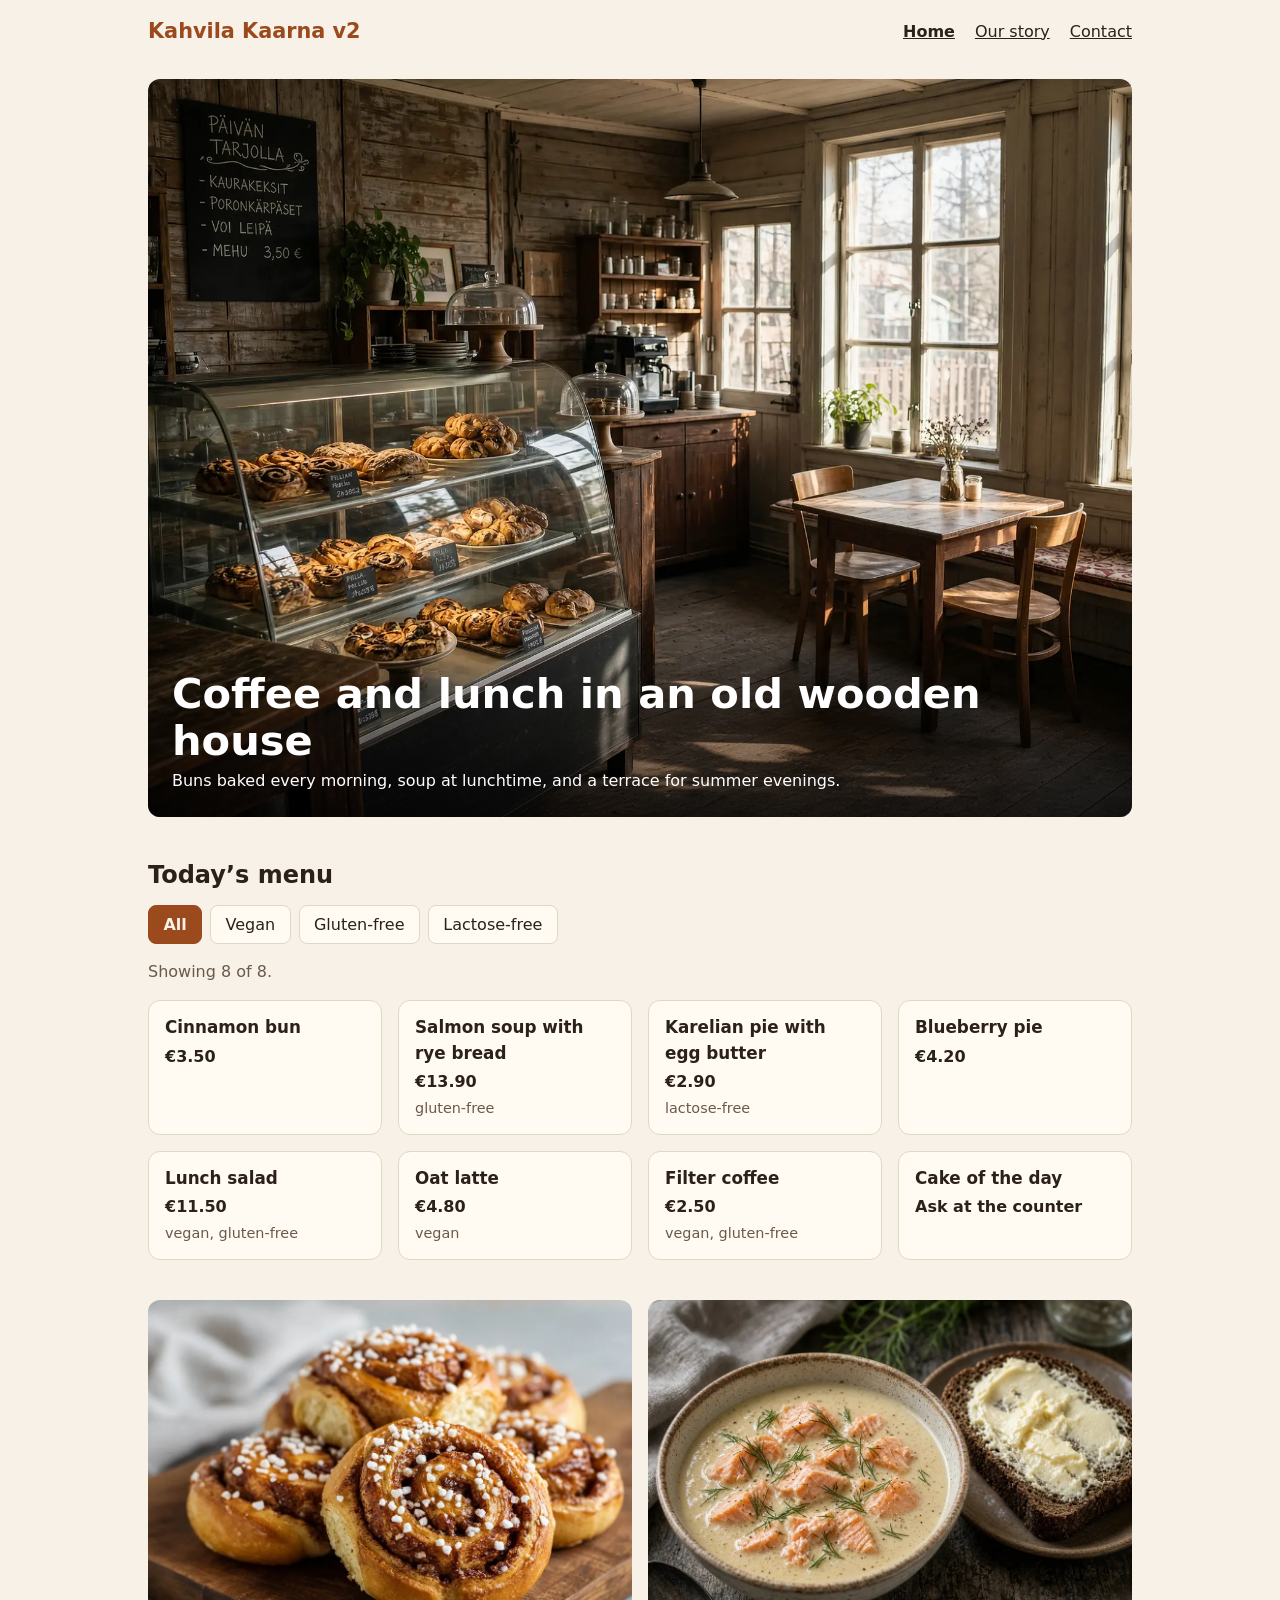
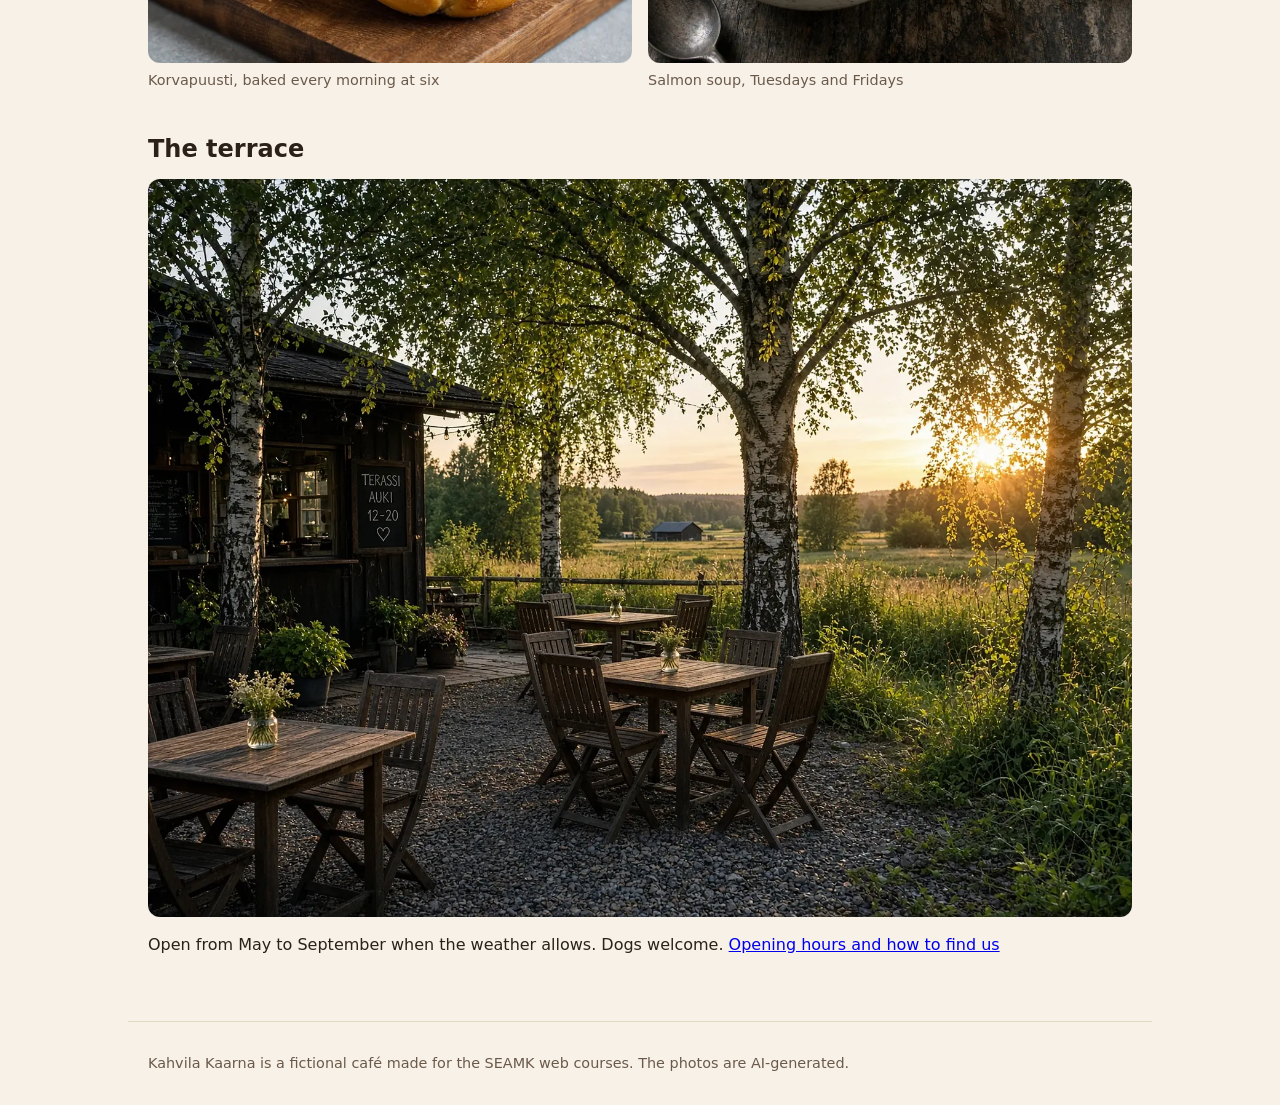
<file: index.html>
<!DOCTYPE html>
<html lang="en" class="no-js">
<head>
  <meta charset="utf-8">
  <meta name="viewport" content="width=device-width, initial-scale=1">
  <!-- STEP 1, 2, 3: title, description, Open Graph and favicon go here -->
  <title>Kahvila Kaarna</title>
  <script>document.documentElement.classList.replace('no-js', 'js');</script>
  <link rel="stylesheet" href="style.css">
  <script type="module" src="js/menu.js"></script>
</head>
<body>
  <header>
    <p class="logo"><a href="index.html">Kahvila Kaarna v2</a></p>
    <nav aria-label="Main">
      <ul>
        <li><a href="index.html" aria-current="page">Home</a></li>
        <li><a href="about.html">Our story</a></li>
        <li><a href="contact.html">Contact</a></li>
      </ul>
    </nav>
  </header>

  <main>
    <section class="hero">
      <img src="images/kaarna-hero.webp" width="1600" height="1200" fetchpriority="high" alt="Inside Kahvila Kaarna: a glass counter full of pastries and morning light through tall windows">
      <div class="hero__text">
        <h1>Coffee and lunch in an old wooden house</h1>
        <p>Buns baked every morning, soup at lunchtime, and a terrace for summer evenings.</p>
      </div>
    </section>

    <section id="menu" aria-labelledby="menu-title">
      <h2 id="menu-title">Today’s menu</h2>

      <div class="filters" role="group" aria-label="Show only">
        <button type="button" data-filter="all" aria-pressed="true">All</button>
        <button type="button" data-filter="vegan" aria-pressed="false">Vegan</button>
        <button type="button" data-filter="gluten-free" aria-pressed="false">Gluten-free</button>
        <button type="button" data-filter="lactose-free" aria-pressed="false">Lactose-free</button>
      </div>

      <p id="menu-status" role="status">Today’s menu is on the board by the counter. Call <a href="tel:+35861234567">06 123 4567</a> to ask what’s on.</p>
      <ul id="menu-list" class="cards"></ul>
    </section>

    <section class="gallery" aria-label="From the kitchen">
      <figure>
        <img src="images/kaarna-buns.webp" width="1000" height="750" loading="lazy" decoding="async" alt="Cinnamon buns with pearl sugar on a wooden board">
        <figcaption>Korvapuusti, baked every morning at six</figcaption>
      </figure>
      <figure>
        <img src="images/kaarna-soup.webp" width="1000" height="750" loading="lazy" decoding="async" alt="A bowl of salmon soup with dill, and rye bread with butter">
        <figcaption>Salmon soup, Tuesdays and Fridays</figcaption>
      </figure>
    </section>

    <section id="terrace" aria-labelledby="terrace-title">
      <h2 id="terrace-title">The terrace</h2>
      <img src="images/kaarna-terrace.webp" width="1600" height="1200" loading="lazy" decoding="async" alt="The café terrace with wooden tables among birch trees, evening sun over the fields">
      <p>Open from May to September when the weather allows. Dogs welcome. <a href="contact.html">Opening hours and how to find us</a></p>
    </section>
  </main>

  <footer>
    <p>Kahvila Kaarna is a fictional café made for the SEAMK web courses. The photos are AI-generated.</p>
  </footer>
</body>
</html>
</file>
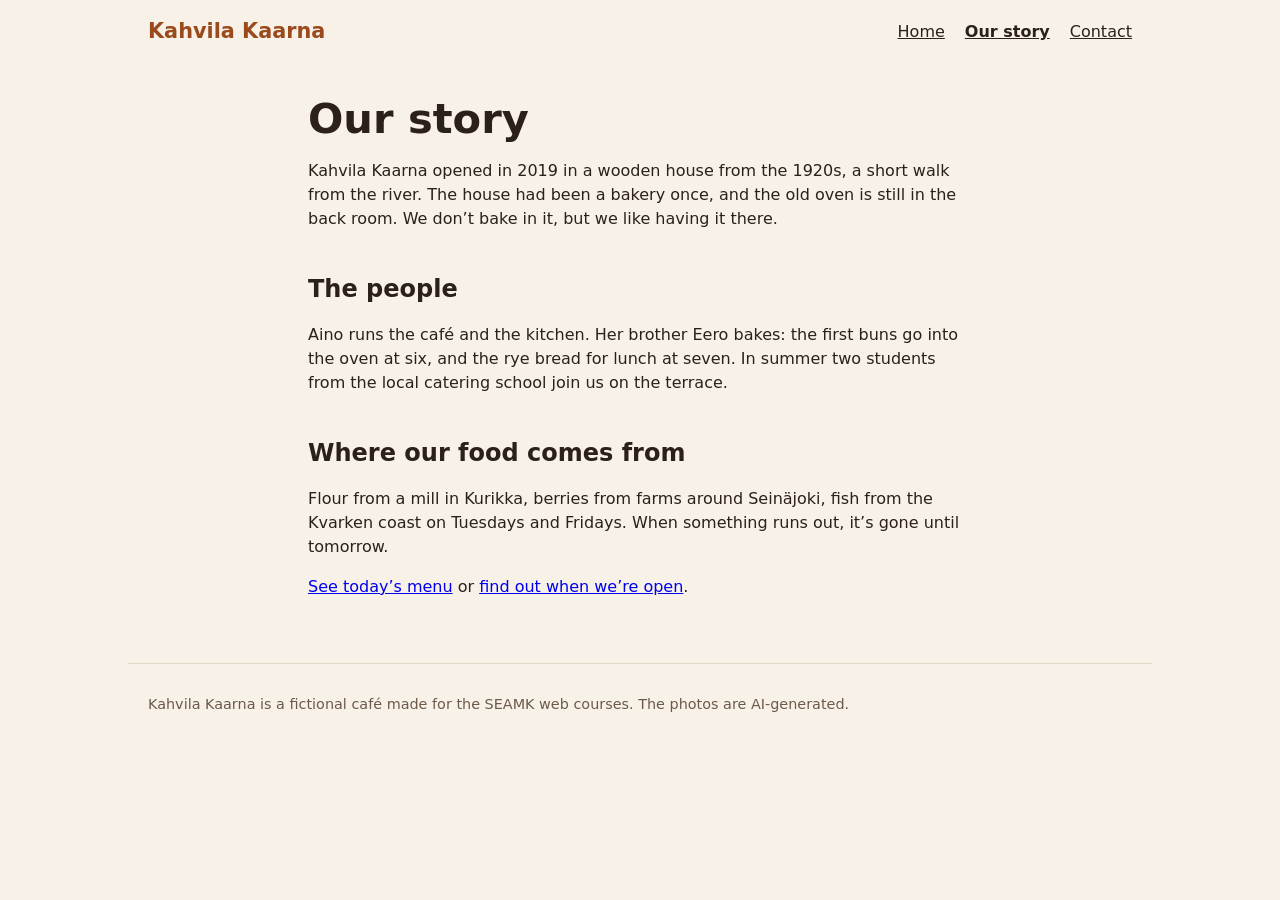
<file: about.html>
<!DOCTYPE html>
<html lang="en">
<head>
  <meta charset="utf-8">
  <meta name="viewport" content="width=device-width, initial-scale=1">
  <!-- STEP 1, 2, 3: title, description, Open Graph and favicon go here -->
  <title>Kahvila Kaarna</title>
  <link rel="stylesheet" href="style.css">
</head>
<body>
  <header>
    <p class="logo"><a href="index.html">Kahvila Kaarna</a></p>
    <nav aria-label="Main">
      <ul>
        <li><a href="index.html">Home</a></li>
        <li><a href="about.html" aria-current="page">Our story</a></li>
        <li><a href="contact.html">Contact</a></li>
      </ul>
    </nav>
  </header>

  <main class="text">
    <h1>Our story</h1>
    <p>Kahvila Kaarna opened in 2019 in a wooden house from the 1920s, a short walk from the river. The house had been a bakery once, and the old oven is still in the back room. We don’t bake in it, but we like having it there.</p>

    <h2>The people</h2>
    <p>Aino runs the café and the kitchen. Her brother Eero bakes: the first buns go into the oven at six, and the rye bread for lunch at seven. In summer two students from the local catering school join us on the terrace.</p>

    <h2>Where our food comes from</h2>
    <p>Flour from a mill in Kurikka, berries from farms around Seinäjoki, fish from the Kvarken coast on Tuesdays and Fridays. When something runs out, it’s gone until tomorrow.</p>

    <p><a href="index.html#menu">See today’s menu</a> or <a href="contact.html">find out when we’re open</a>.</p>
  </main>

  <footer>
    <p>Kahvila Kaarna is a fictional café made for the SEAMK web courses. The photos are AI-generated.</p>
  </footer>
</body>
</html>
</file>
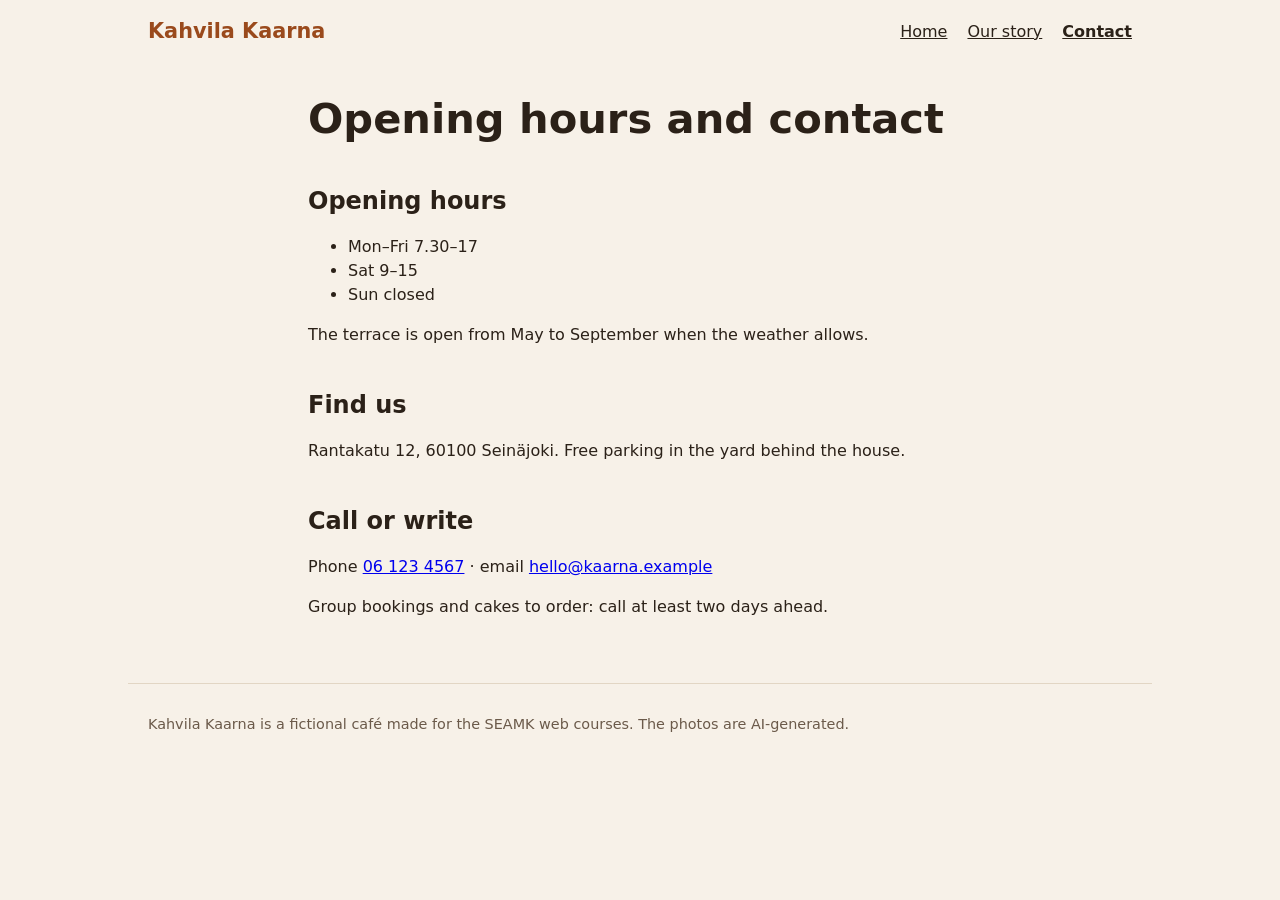
<file: contact.html>
<!DOCTYPE html>
<html lang="en">
<head>
  <meta charset="utf-8">
  <meta name="viewport" content="width=device-width, initial-scale=1">
  <!-- STEP 1, 2, 3: title, description, Open Graph and favicon go here -->
  <title>Kahvila Kaarna</title>
  <link rel="stylesheet" href="style.css">
</head>
<body>
  <header>
    <p class="logo"><a href="index.html">Kahvila Kaarna</a></p>
    <nav aria-label="Main">
      <ul>
        <li><a href="index.html">Home</a></li>
        <li><a href="about.html">Our story</a></li>
        <li><a href="contact.html" aria-current="page">Contact</a></li>
      </ul>
    </nav>
  </header>

  <main class="text">
    <h1>Opening hours and contact</h1>

    <h2>Opening hours</h2>
    <ul>
      <li>Mon–Fri 7.30–17</li>
      <li>Sat 9–15</li>
      <li>Sun closed</li>
    </ul>
    <p>The terrace is open from May to September when the weather allows.</p>

    <h2>Find us</h2>
    <p>Rantakatu 12, 60100 Seinäjoki. Free parking in the yard behind the house.</p>

    <h2>Call or write</h2>
    <p>Phone <a href="tel:+35861234567">06 123 4567</a> · email <a href="mailto:hello@kaarna.example">hello@kaarna.example</a></p>
    <p>Group bookings and cakes to order: call at least two days ahead.</p>
  </main>

  <footer>
    <p>Kahvila Kaarna is a fictional café made for the SEAMK web courses. The photos are AI-generated.</p>
  </footer>
</body>
</html>
</file>
<file: style.css>
/* Kahvila Kaarna – seo-base-1 (the perf-base-1 solution, now three pages). */

:root {
  color-scheme: light dark;
  --bg: #f7f1e8;
  --surface: #fffaf2;
  --text: #2b2118;
  --muted: #6b5a4a;
  --accent: #9a4a1c;
  --line: #e2d6c4;
  --radius: 12px;
  font-family: system-ui, -apple-system, "Segoe UI", sans-serif;
}
@media (prefers-color-scheme: dark) {
  :root {
    --bg: #1f1a15; --surface: #2a231c; --text: #f2e9dc;
    --muted: #c3b29e; --accent: #f0a35e; --line: #43382c;
  }
}

* { box-sizing: border-box; }
html { scroll-behavior: smooth; }
body { margin: 0; background: var(--bg); color: var(--text); line-height: 1.5; }

header, main, footer { max-width: 64rem; margin: 0 auto; padding: 1rem 1.25rem; }
header { display: flex; flex-wrap: wrap; justify-content: space-between; align-items: center; gap: 0.5rem 1.5rem; }
.logo { margin: 0; font-weight: 700; font-size: 1.3rem; }
.logo a { color: var(--accent); text-decoration: none; }
nav ul { display: flex; gap: 1.25rem; list-style: none; margin: 0; padding: 0; }
nav a { color: var(--text); }

img { max-width: 100%; height: auto; display: block; }

.hero { position: relative; border-radius: var(--radius); overflow: hidden; }
.hero img { width: 100%; animation: zoom-in 8s ease-out both; }
.hero__text {
  position: absolute; inset: auto 0 0 0; padding: 2rem 1.5rem 1.5rem;
  background: linear-gradient(transparent, rgb(0 0 0 / 0.7)); color: #fff;
  animation: slide-up 1.2s ease-out 0.3s both;
}
.hero h1 { margin: 0 0 0.25rem; font-size: clamp(1.6rem, 4vw, 2.6rem); line-height: 1.15; }
.hero p { margin: 0; }

@keyframes zoom-in { from { transform: scale(1.15); } to { transform: scale(1); } }
@keyframes slide-up { from { transform: translateY(3rem); opacity: 0; } to { transform: none; opacity: 1; } }

h2 { margin: 2.5rem 0 0.75rem; }

.no-js .filters { display: none; }
.filters { display: flex; flex-wrap: wrap; gap: 0.5rem; margin: 0 0 0.5rem; }
button {
  font: inherit; padding: 0.4rem 0.9rem; border-radius: 8px; cursor: pointer;
  border: 1px solid var(--line); background: var(--surface); color: var(--text);
}
button[aria-pressed="true"] { background: var(--accent); border-color: var(--accent); color: var(--bg); font-weight: 600; }
button:focus-visible, a:focus-visible { outline: 3px solid var(--accent); outline-offset: 2px; }

#menu-status { color: var(--muted); min-height: 1.5em; }

.cards {
  display: grid; grid-template-columns: repeat(auto-fill, minmax(13rem, 1fr));
  gap: 1rem; list-style: none; margin: 0; padding: 0;
}
.card {
  padding: 0.9rem 1rem; border: 1px solid var(--line); border-radius: var(--radius); background: var(--surface);
  animation: slide-up 0.6s ease-out both;
}
.card h3 { margin: 0 0 0.25rem; font-size: 1.05rem; }
.card .price { margin: 0; font-weight: 700; }
.card .diets { margin: 0.25rem 0 0; font-size: 0.9rem; color: var(--muted); }

.gallery { display: grid; grid-template-columns: repeat(auto-fit, minmax(18rem, 1fr)); gap: 1rem; margin-top: 2.5rem; }
figure { margin: 0; }
figure img { border-radius: var(--radius); aspect-ratio: 4 / 3; object-fit: cover; width: 100%; }
figcaption { color: var(--muted); font-size: 0.9rem; margin-top: 0.4rem; }

#terrace img { border-radius: var(--radius); width: 100%; }

footer { color: var(--muted); font-size: 0.9rem; border-top: 1px solid var(--line); margin-top: 2rem; }

/* Visitors who asked their device for less motion: animations finish at once,
   smooth scrolling jumps. !important on purpose: a user setting must win over
   every animation rule, whatever its selector. */
@media (prefers-reduced-motion: reduce) {
  *, *::before, *::after {
    animation-duration: 0.01ms !important;
    animation-iteration-count: 1 !important;
    transition-duration: 0.01ms !important;
    scroll-behavior: auto !important;
  }
}

/* Space for the menu before the data arrives, so the photos below
   don't jump down when the cards appear (CLS). About 8 cards. */
.js #menu-list { min-height: 46rem; }
@media (min-width: 30rem) { .js #menu-list { min-height: 20rem; } }
@media (min-width: 45rem) { .js #menu-list { min-height: 13rem; } }

/* ---- seo-base-1: text pages ---- */
main.text { max-width: 44rem; }
main.text h1 { font-size: clamp(1.8rem, 5vw, 2.6rem); line-height: 1.15; margin: 1rem 0; }
nav a[aria-current="page"] { font-weight: 700; }
</file>
